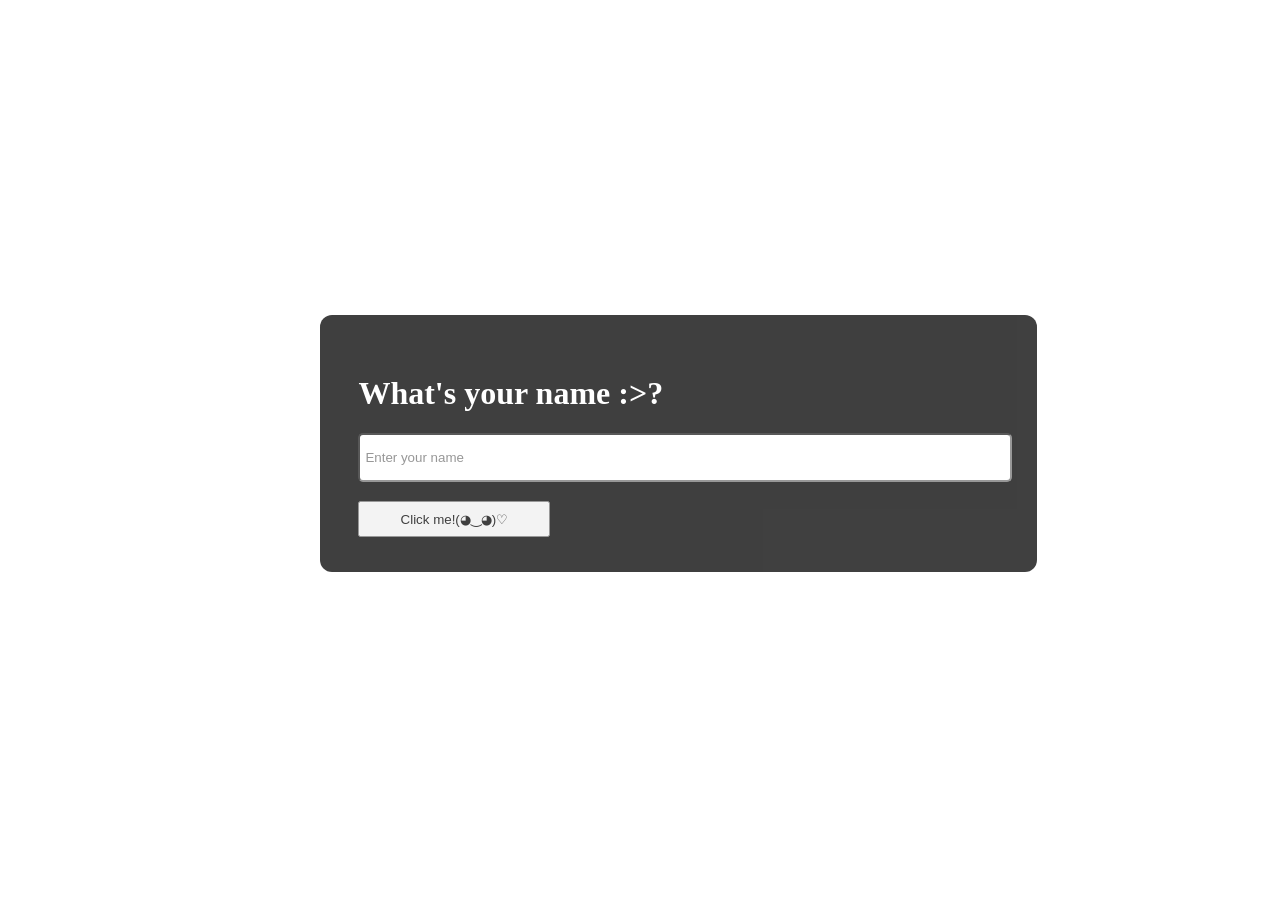
<file: index.html>
<!DOCTYPE html>
<html lang="en">

<head>
    <meta charset="UTF-8">
    <meta http-equiv="X-UA-Compatible" content="IE=edge">
    <meta name="viewport" content="width=device-width, initial-scale=1.0">
    <title>Document</title>

    <style type='text/css'>
        .bg-normal {
            background:
                url('https://demoda.vn/wp-content/uploads/2022/02/anh-dong-tinh-yeu-sieu-cute.gif');
        }

        .bg-heart {
            background:
                url('https://demoda.vn/wp-content/uploads/2022/02/gif-tinh-yeu.gif');
        }

        .container {
            width: 50%;
            height: 20%;
            position: absolute;
            top: 35%;
            left: 25%;
            background-color: #000;
            opacity: 0.75;
            border-radius: 12px;
            color: #fff;
            padding: 3%;
        }

        input {
            width: 100%;
            height: 35px;
            padding: 5px;
            border-radius: 5px;
        }

        button {
            margin-top: 3%;
            width: 30%;
            height: 20%;
        }
    </style>
</head>

<body class="bg-normal">
    <div class="container">
        <h1>What's your name :>?</h1>
        <input type="text" id="name" placeholder="Enter your name" />
        <button onclick="button_click()">Click me!(◕‿◕)♡</button>
    </div>

    <script type="text/javascript">
        <!-- Code JavaScript -->
        function button_click() {
        let name = document.querySelector('#name').value;
        let result = confirm("I love " + name + ". Do you love me?");
        while(result !== true) {
        result = confirm("I love " + name + " so much . Do you love me?");
        }
        document.body.className = "bg-heart";
        }
        </script>

</body>

</html>
</file>
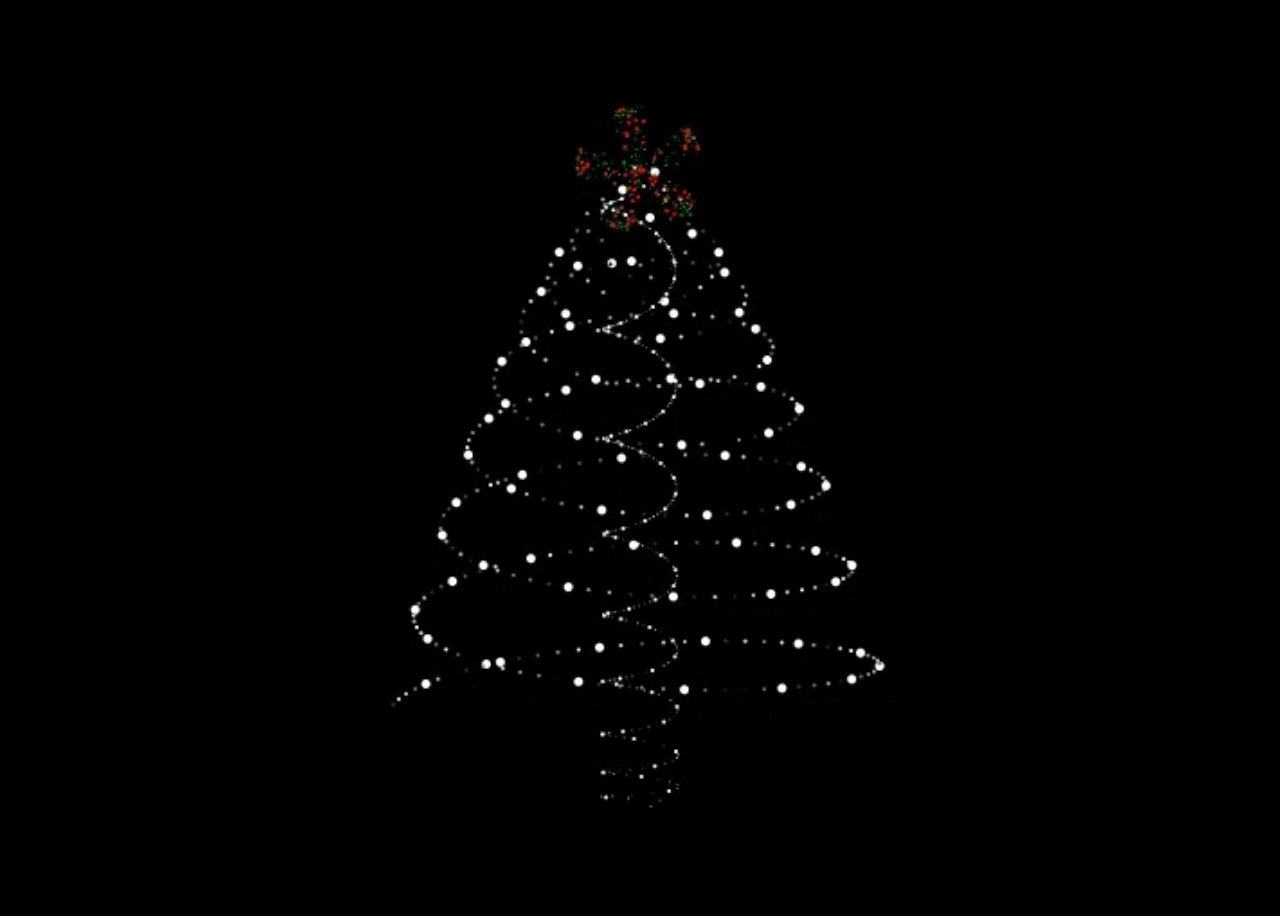
<file: christmat_tree.html>
<!DOCTYPE html>
<html lang="en">

<head>
  <meta charset="UTF-8">
  <meta name="viewport" content="width=device-width, initial-scale=1.0">
  <title>Christmat Tree</title>
  <style>
    .boddy {
      background-color: black;

    }

    .christmas-tree {
      width: 100wh;
      height: 100vh;
    }
  </style>
</head>

<body class="boddy">
  <div style="display: grid;
              place-content: center;">
    <img class="christmas-tree" src="pic/christmas-tree2.webp" alt="">
  </div>
</body>

</html>
</file>
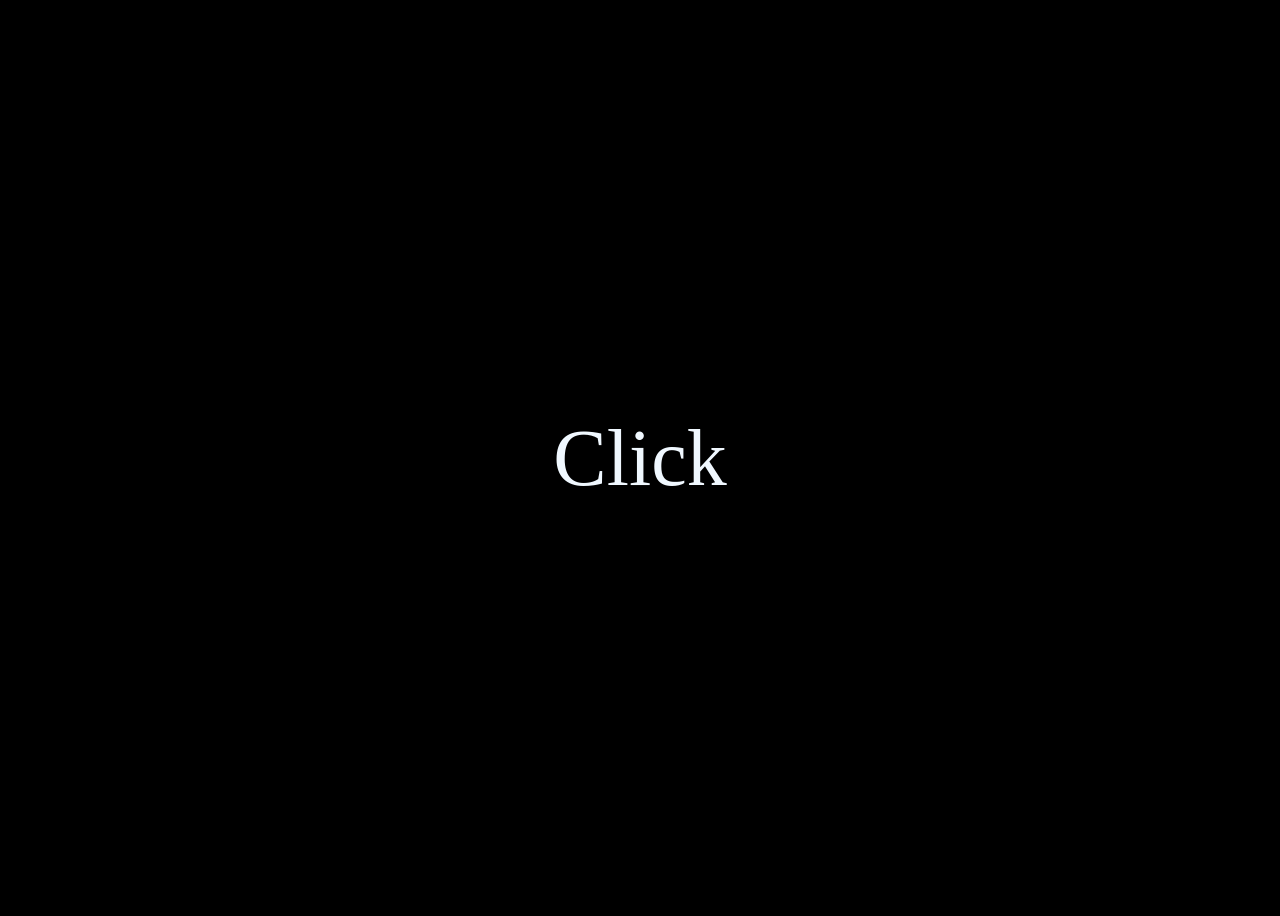
<file: coss_coin.html>
<!DOCTYPE html>
<html lang="en">

<head>
  <meta charset="UTF-8">
  <meta name="viewport" content="width=device-width, initial-scale=1.0">
  <title>Coss coin</title>
  <style>
    body {
      height: 100vh;
      background-color: rgb(0, 0, 0);
      display: grid;
      place-content: center;
      color: aliceblue;
      font-size: 500%;
    }

    .buttinCoss {
      margin-top: 0;
    }
  </style>
</head>

<body onclick="cossCoin();">
  <!--div><button class="buttonCoss" onclick="cossCoin();">Coss</button></div>-->
  <div class="randomFace">Click</div>
  <script>
    function cossCoin() {
      let face = Math.random();
      if (face < 1 / 2) {
        document.querySelector('.randomFace').innerHTML = `<video width= "250vw" height= "450vh" autoplay><source src="Icon/head.mp4" type="video/mp4"></video>`;
      }
      else {
        document.querySelector('.randomFace').innerHTML = `<video width= "250vw" height= "450vh" autoplay><source src="Icon/tail.mp4" type="video/mp4"></video>`;
      }
    }
  </script>
</body>

</html>
</file>
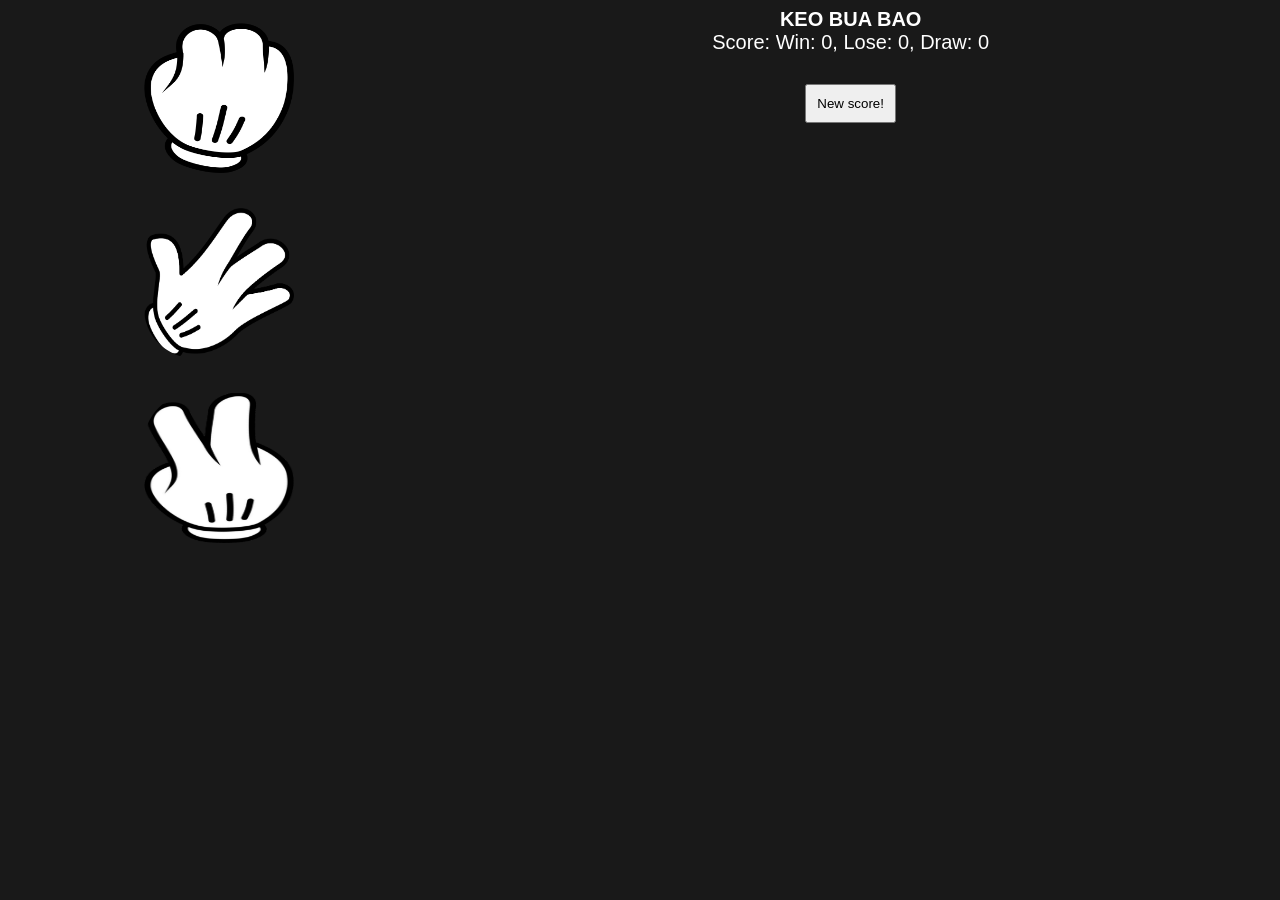
<file: keo_bua_bao.html>
<!DOCTYPE html>
<html lang="en">

<head>
  <meta charset="UTF-8">
  <meta name="viewport" content="width=device-width, initial-scale=1.0">
  <title>Keo Bua Bao</title>
  <style>
    body {
      background-color: rgb(25, 25, 25);
      color: white;
      font-family: Arial;
      font-size: 20px;
    }

    .bodyFull {
      display: grid;
      grid-template-columns: 1fr 2fr;
    }

    .rockLeafScis {
      display: flex;
      flex-direction: column;
      place-items: center;
    }

    .setting {
      transition: all 0.3s;
      display: inline-block;
      margin: 15px;
      height: 150px;
      width: 150px;
      border: 10px;
      border-radius: 50px;
      border-color: antiquewhite;
    }

    .setting:hover {
      height: 180px;
      width: 180px;
      background-color: aquamarine;
      cursor: pointer;
    }

    .setting:active {
      height: 160px;
      width: 160px;
      background-color: rgb(43, 78, 66);
    }

    .mainSet {
      display: flex;
      flex-direction: column;
      place-items: center;
    }

    .mainTittle {
      font-size: 100%;
      font-weight: bold;
    }

    .newScoreButton {
      margin: 30px;
      padding: 10px;
      cursor: pointer;
    }

    .displayMain {
      font-size: 100%;
    }

    .setting4 {
      height: 50px;
      width: 50px;
    }
  </style>
</head>

<body>
  <div class="bodyFull">
    <div class="rockLeafScis">
      <!--Rock = 0 | Leaf = 1 | Scis = 2-->
      <div><img class="setting setting1" src="Icon/rock.png" onclick="check(0, 'rock')"></div>
      <div><img class="setting setting2" src="Icon/leaf.png" onclick="check(1, 'leaf')"></div>
      <div><img class="setting setting3" src="Icon/scis.png" onclick="check(2, 'scis')"></div>
    </div>
    <div class="mainSet">
      <div class="mainTittle">KEO BUA BAO</div>
      <div class="score">Score: 0</div>
      <div><button class="newScoreButton" onclick="
        score.win =  0;
        score.lose = 0;
        score.draw = 0;
        checkScore();
        localStorage.removeItem('score');
      ">New score!</button></div>
      <div class="displayMain"></div>
      <div class="title2"></div>
    </div>
  </div>
  <script>
    let score = JSON.parse(localStorage.getItem('score'));
    if (score === null) {
      score = {
        win: 0,
        lose: 0,
        draw: 0,
      };
    }
    checkScore();
    function check(myChoose, iconMyChoose) {
      checkScore();
      let comChoose = Math.random();
      let iconComChoose = '';
      if (comChoose < 1 / 3) {
        comChoose = 1;
        iconComChoose = 'leaf';
      }
      else if (comChoose < 2 / 3) {
        comChoose = 2;
        iconComChoose = 'scis';
      }
      else {
        comChoose = 0;
        iconComChoose = 'rock';
      }
      if (myChoose - comChoose === 1 || comChoose - myChoose === 2) {
        document.querySelector('.displayMain').innerHTML = `You Win!`;
        score.win += 1;
      }
      else if (comChoose - myChoose === 1 || myChoose - comChoose === 2) {
        document.querySelector('.displayMain').innerHTML = `You Lose!`;
        score.lose += 1;
      }
      else {
        document.querySelector('.displayMain').innerHTML = `Draw!`;
        score.draw += 1;
      }
      checkScore();
      document.querySelector('.title2').innerHTML =
        `You choose <img src="Icon/${iconMyChoose}.png" class="setting4"> | <img src="Icon/${iconComChoose}.png" class="setting4"> Computer choose`;
    }
    localStorage.setItem('score', JSON.stringify(score));
    function checkScore() {
      document.querySelector('.score').innerHTML = `Score: Win: ${score.win}, Lose: ${score.lose}, Draw: ${score.draw}`;
    }
  </script>
</body>

</html>
</file>
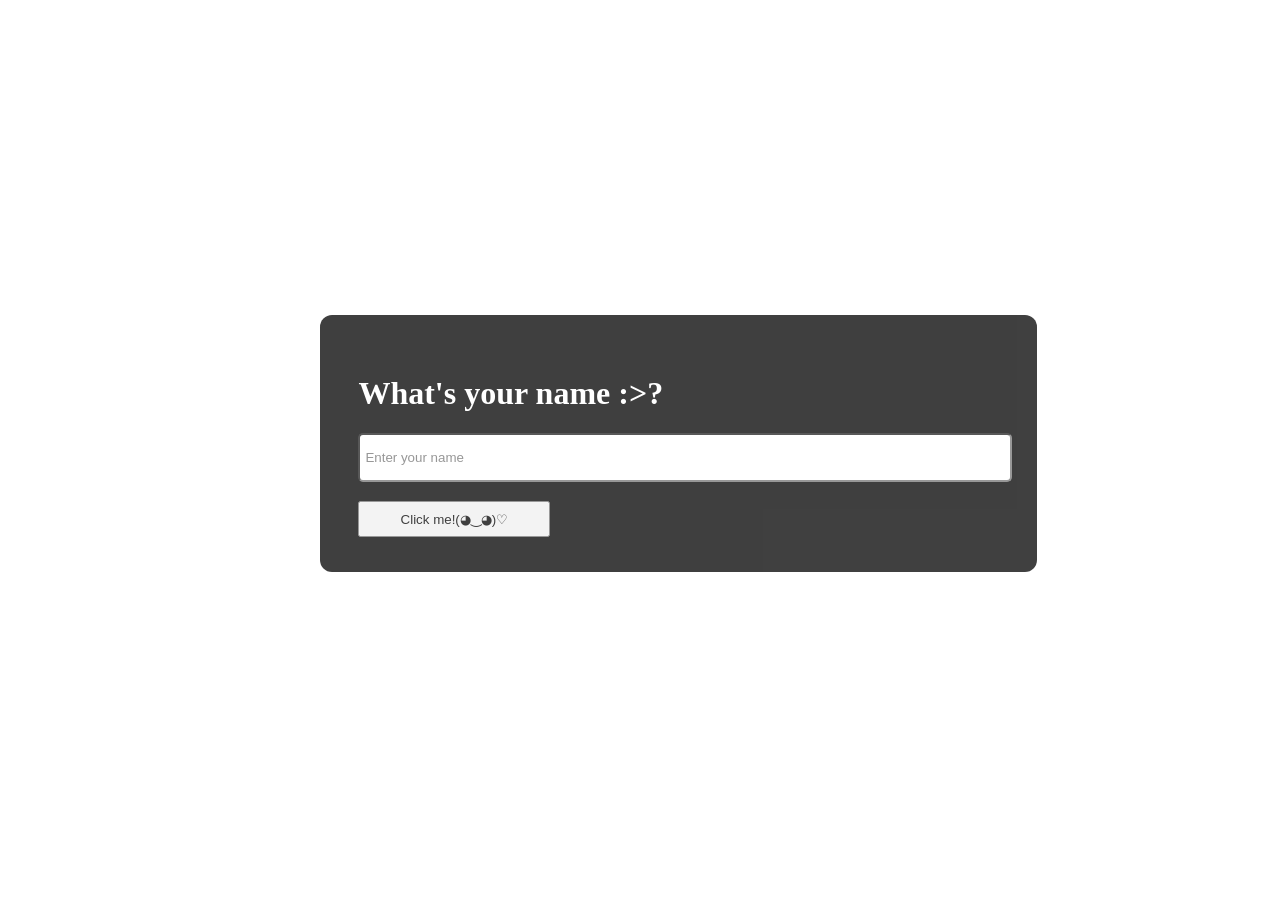
<file: love.html>
<!DOCTYPE html>
<html lang="en">

<head>
    <meta charset="UTF-8">
    <meta http-equiv="X-UA-Compatible" content="IE=edge">
    <meta name="viewport" content="width=device-width, initial-scale=1.0">
    <title>LoveYou3000</title>

    <style type='text/css'>
        .bg-normal {
            background:
                url('https://demoda.vn/wp-content/uploads/2022/02/anh-dong-tinh-yeu-sieu-cute.gif');
            object-fit: cover;
            width: 100wh;
            height: 100vh;
            
        }

        .bg-heart {
            background:
                url('https://demoda.vn/wp-content/uploads/2022/02/gif-tinh-yeu.gif');
            object-fit: cover;
            width: 100wh;
            height: 100vh;
        }

        .container {
            width: 50%;
            height: 20%;
            position: absolute;
            top: 35%;
            left: 25%;
            background-color: #000;
            opacity: 0.75;
            border-radius: 12px;
            color: #fff;
            padding: 3%;
        }

        input {
            width: 100%;
            height: 35px;
            padding: 5px;
            border-radius: 5px;
        }

        button {
            margin-top: 3%;
            width: 30%;
            height: 20%;
        }
    </style>
</head>

<body class="bg-normal">
    <div class="container">
        <h1>What's your name :>?</h1>
        <input type="text" id="name" placeholder="Enter your name" />
        <button onclick="button_click()">Click me!(◕‿◕)♡</button>
    </div>

    <script type="text/javascript">
        <!-- Code JavaScript -->
        function button_click() {
        let name = document.querySelector('#name').value;
        let result = confirm("I love " + name + ". Do you love me?");
        while(result !== true) {
        result = confirm("I love " + name + " so much . Do you love me?");
        }
        document.body.className = "bg-heart";
        }
        </script>

</body>

</html>
</file>
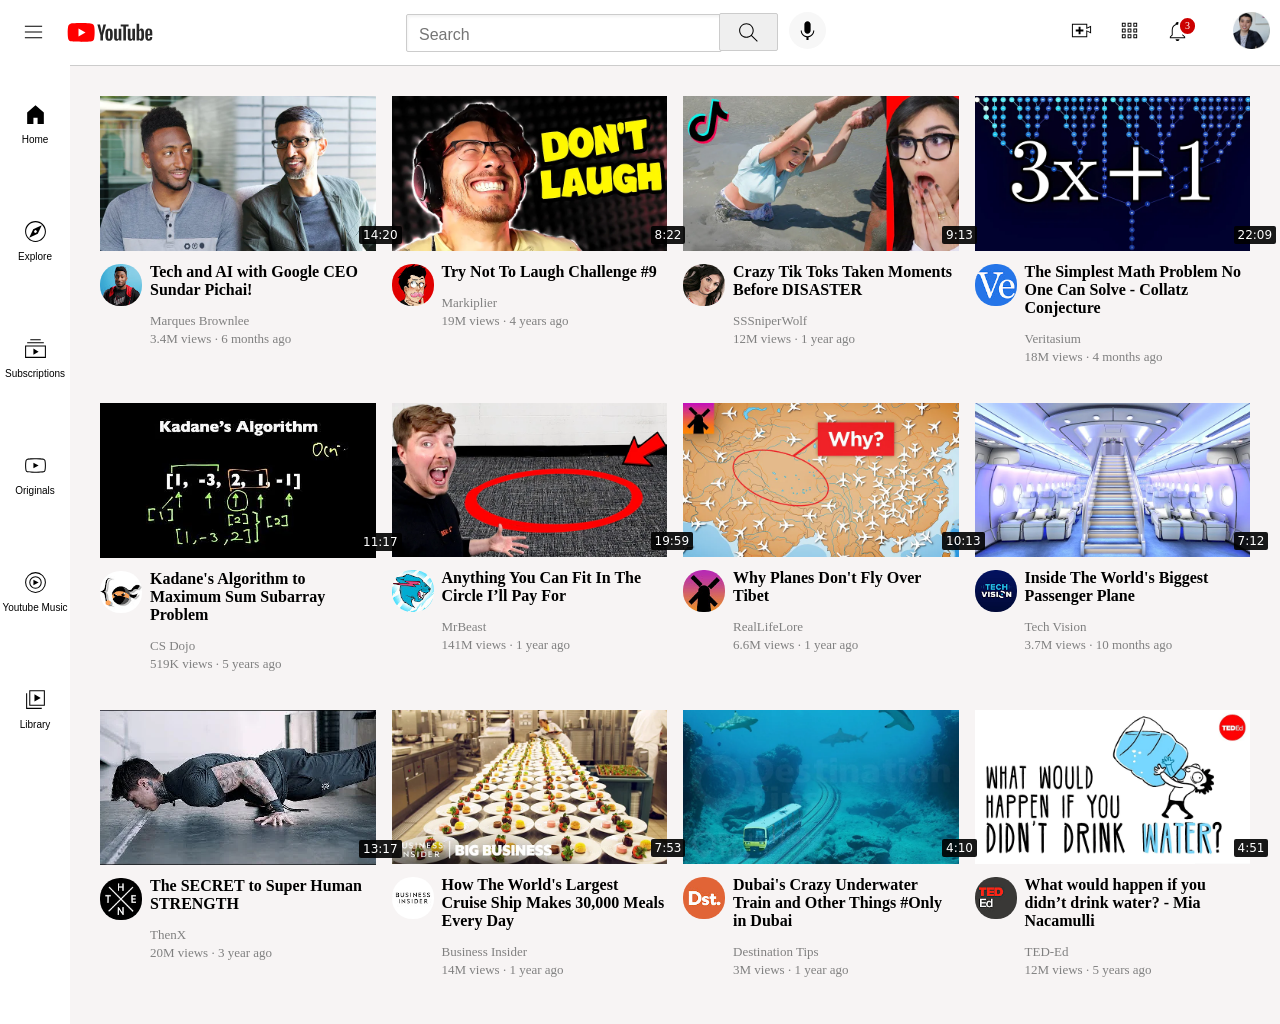
<file: metube.html>
<!DOCTYPE html>
<html lang="en">

<head>
  <meta charset="UTF-8">
  <meta name="viewport" content="width=device-width, initial-scale=1.0">
  <title>Metube</title>
  <link rel="icon" type="image/x-icon" href="Icon/originals.svg">
  <link rel="stylesheet" href="style/head.css">
  <link rel="stylesheet" href="style/video.css">
</head>

<body>
  <div class="head">
    <div class="left-head">
      <img class="hamburgermenu" src="Icon/HamburgerMenu.svg">
      <img class="youtubelogo" src="Icon/YouTube-Logo.wine.svg">
    </div>
    <div class="mid-head">
      <input class="search1" type="text" placeholder="Search"><br>
      <div class="up-icon">
        <img class="search-icon" src="Icon/search.svg">
        <div class="hide-text">Search</div>
      </div>
      <div class="up-icon">
        <img class="voice-icon" src="Icon/voice-search-icon.svg">
        <div class="hide-text">Search with your voice</div>
      </div>
    </div>
    <div class="right-head">
      <div class="up-icon">
        <img class="upload" src="Icon/upload.svg" alt="">
        <div class="hide-text">Crete</div>
      </div>
      <div class="up-icon">
        <img class="apps" src="Icon/youtube-apps.svg" alt="">
        <div class="hide-text">YouTube Apps</div>
      </div>
      <div style="display: flex;" class="up-icon">
        <img class="notis" src="Icon/notifications.svg">
        <div class="hide-text">Notifications</div>
        <div class="the3">3</div>
      </div>
      <div>
        <img class="my-channel" src="Icon/my-channel.jpeg" alt="">
      </div>
    </div>
  </div>
  <div class="hall">
    <div class="high">
      <div class="icon-home">
        <img class="home" src="Icon/home.svg" alt="">
        <span class="homett">Home</span>
      </div>
      <div class="icon-home">
        <img class="home" src="Icon/explore.svg" alt="">
        <span class="homett">Explore</span>
      </div>
      <div class="icon-home">
        <img class="home" src="Icon/subscriptions.svg" alt="">
        <span class="homett">Subscriptions</span>
      </div>
      <div class="icon-home">
        <img class="home" src="Icon/originals.svg" alt="">
        <span class="homett">Originals</span>
      </div>
      <div class="icon-home">
        <img class="home" src="Icon/youtube-music.svg" alt="">
        <span class="homett">Youtube Music</span>
      </div>
      <div class="icon-home">
        <img class="home" src="Icon/library.svg" alt="">
        <span class="homett">Library</span>
      </div>
    </div>
    <div class="video-grid">
      <div class="video1">
        <div>
          <a href="https://www.youtube.com/watch?v=n2RNcPRtAiY">
            <img class="thumbnail" src="thumbnail/thumbnail-1.webp" style="position: relative;">
          </a>
          <div class="video-time">14:20</div>
        </div>
        <div class="khung">
          <div>
            <a href="https://www.youtube.com/c/mkbhd">
              <img class="lg1" src="logo/channel-1.jpg">
            </a>
          </div>
          <div class="title1">
            <p>
              <a style="text-decoration: none;
                        color: black;" href=" https://www.youtube.com/watch?v=n2RNcPRtAiY"><strong><span style="display: block;
                          margin-bottom: -6px;">Tech and AI
                    with Google CEO Sundar Pichai!</span></strong><br>
                <span style="font-size: 13px;
                            color: gray;">Marques Brownlee</span><br></a>
              <span style="font-size: 13px;
              color: gray;">3.4M views · 6 months ago</span>
            </p>
          </div>
        </div>
      </div>
      <div class="video2">
        <div>
          <a href="https://www.youtube.com/watch?v=mP0RAo9SKZk">
            <img class="thumbnail" src="thumbnail/thumbnail-2.webp">
          </a>
          <div class="video-time">8:22</div>
        </div>
        <div class="khung">
          <div>
            <a href="https://www.youtube.com/c/markiplier">
              <img class="lg1" src="logo/channel-2.jpg">
            </a>
          </div>
          <div class="title1">
            <p>
              <a style="text-decoration: none;
              color: black;" href=" https://www.youtube.com/watch?v=n2RNcPRtAiY"><strong><span style="display: block;
                          margin-bottom: -6px;">Try Not To Laugh
                    Challenge #9</span></strong><br>
                <span style="font-size: 13px;
                color: gray;">Markiplier</span><br></a>
              <span style="font-size: 13px;
              color: gray;">19M views · 4 years ago</span>
            </p>
          </div>
        </div>
      </div>
      <div class="video3">
        <div>
          <a href="https://www.youtube.com/watch?v=FgjPQQeTh1w">
            <img class="thumbnail" src="thumbnail/thumbnail-3.webp">
          </a>
          <div class="video-time">9:13</div>
        </div>
        <div class="khung">
          <div>
            <a href="https://www.youtube.com/user/SSSniperWolf">
              <img class="lg1" src="logo/channel-3.jpg">
            </a>
          </div>
          <div class="title1">
            <p>
              <a style="text-decoration: none;
              color: black;" href="https://www.youtube.com/watch?v=FgjPQQeTh1w"><strong><span style="display: block;
                          margin-bottom: -6px;">Crazy Tik Toks Taken
                    Moments Before
                    DISASTER</span></strong><br>
                <span style="font-size: 13px;
                color: gray;">SSSniperWolf</span><br></a>
              <span style="font-size: 13px;
              color: gray;">12M views · 1 year ago</span>
            </p>
          </div>
        </div>
      </div>
      <div class="video4">
        <div>
          <a href="https://www.youtube.com/watch?v=094y1Z2wpJg">
            <img class="thumbnail" src="thumbnail/thumbnail-4.webp">
          </a>
          <div class="video-time">22:09</div>
        </div>
        <div class="khung">
          <div>
            <a href="https://www.youtube.com/c/veritasium">
              <img class="lg1" src="logo/channel-4.jpg">
            </a>
          </div>
          <div class="title1">
            <p>
              <a style="text-decoration: none;
              color: black;" href="https://www.youtube.com/watch?v=094y1Z2wpJg"><strong><span style="display: block;
                          margin-bottom: -6px;">The Simplest Math Problem
                    No One Can Solve - Collatz
                    Conjecture</span></strong><br>
                <span style="font-size: 13px;
                color: gray;">Veritasium</span><br></a>
              <span style="font-size: 13px;
              color: gray;">18M views · 4 months ago</span>
            </p>
          </div>
        </div>
      </div>
      <div class="video5">
        <div>
          <a href="https://www.youtube.com/watch?v=86CQq3pKSUw">
            <img class="thumbnail" src="thumbnail/thumbnail-5.webp">
          </a>
          <div class="video-time">11:17</div>
        </div>
        <div class="khung">
          <div>
            <a href="https://www.youtube.com/c/CSDojo">
              <img class="lg1" src="logo/channel-5.jpg">
            </a>
          </div>
          <div class="title1">
            <p>
              <a style="text-decoration: none;
              color: black;" href="https://www.youtube.com/watch?v=86CQq3pKSUw"><strong><span style="display: block;
                          margin-bottom: -6px;">Kadane's Algorithm to
                    Maximum Sum Subarray Problem</span></strong><br>
                <span style="font-size: 13px;
                color: gray;">CS Dojo</span><br></a>
              <span style="font-size: 13px;
              color: gray;">519K views · 5 years ago</span>
            </p>
          </div>
        </div>
      </div>
      <div class="video6">
        <div>
          <a href="https://www.youtube.com/watch?v=yXWw0_UfSFg">
            <img class="thumbnail" src="thumbnail/thumbnail-6.webp">
          </a>
          <div class="video-time">19:59</div>
        </div>
        <div class="khung">
          <div>
            <a href="https://www.youtube.com/channel/UCX6OQ3DkcsbYNE6H8uQQuVA">
              <img class="lg1" src="logo/channel-6.jpg">
            </a>
          </div>
          <div class="title1">
            <p>
              <a style="text-decoration: none;
              color: black;" href="https://www.youtube.com/watch?v=yXWw0_UfSFg"><strong><span style="display: block;
                          margin-bottom: -6px;">Anything You Can Fit In
                    The Circle I’ll Pay For</span></strong><br>
                <span style="font-size: 13px;
                color: gray;">MrBeast</span><br></a>
              <span style="font-size: 13px;
              color: gray;">141M views · 1 year ago</span>
            </p>
          </div>
        </div>
      </div>
      <div class="video7">
        <div>
          <a href="https://www.youtube.com/watch?v=fNVa1qMbF9Y">
            <img class="thumbnail" src="thumbnail/thumbnail-7.webp">
          </a>
          <div class="video-time">10:13</div>
        </div>
        <div class="khung">
          <div>
            <a href="https://www.youtube.com/channel/UCP5tjEmvPItGyLhmjdwP7Ww">
              <img class="lg1" src="logo/channel-7.jpg">
            </a>
          </div>
          <div class="title1">
            <p>
              <a style="text-decoration: none;
              color: black;" href="https://www.youtube.com/watch?v=fNVa1qMbF9Y"><strong><span style="display: block;
                          margin-bottom: -6px;">Why Planes Don't Fly Over
                    Tibet</span></strong><br>
                <span style="font-size: 13px;
                color: gray;">RealLifeLore</span><br></a>
              <span style="font-size: 13px;
              color: gray;">6.6M views · 1 year ago</span>
            </p>
          </div>
        </div>
      </div>
      <div class="video8">
        <div>
          <a href="https://www.youtube.com/watch?v=lFm4EM1juls">
            <img class="thumbnail" src="thumbnail/thumbnail-8.webp">
          </a>
          <div class="video-time">7:12</div>
        </div>
        <div class="khung">
          <div>
            <a href="https://www.youtube.com/channel/UCHAK6CyegY22Zj2GWrcaIxg">
              <img class="lg1" src="logo/channel-8.jpg">
            </a>
          </div>
          <div class="title1">
            <p>
              <a style="text-decoration: none;
              color: black;" href="https://www.youtube.com/watch?v=lFm4EM1juls"><strong><span style="display: block;
                          margin-bottom: -6px;">Inside The World's
                    Biggest Passenger Plane</span></strong><br>
                <span style="font-size: 13px;
                color: gray;">Tech Vision</span><br></a>
              <span style="font-size: 13px;
              color: gray;">3.7M views · 10 months ago</span>
            </p>
          </div>
        </div>
      </div>
      <div class="video9">
        <div>
          <a href="https://www.youtube.com/watch?v=ixmxOlcrlUc">
            <img class="thumbnail" src="thumbnail/thumbnail-9.webp">
          </a>
          <div class="video-time">13:17</div>
        </div>
        <div class="khung">
          <div>
            <a href="https://www.youtube.com/c/OFFICIALTHENXSTUDIOS">
              <img class="lg1" src="logo/channel-9.jpg">
            </a>
          </div>
          <div class="title1">
            <p>
              <a style="text-decoration: none;
              color: black;" href="https://www.youtube.com/watch?v=ixmxOlcrlUc"><strong><span style="display: block;
                          margin-bottom: -6px;">The SECRET to Super Human
                    STRENGTH</span></strong><br>
                <span style="font-size: 13px;
                color: gray;">ThenX</span><br></a>
              <span style="font-size: 13px;
              color: gray;">20M views · 3 year ago</span>
            </p>
          </div>
        </div>
      </div>
      <div class="video10">
        <div>
          <a href="https://www.youtube.com/watch?v=R2vXbFp5C9o">
            <img class="thumbnail" src="thumbnail/thumbnail-10.webp">
          </a>
          <div class="video-time">7:53</div>
        </div>
        <div class="khung">
          <div>
            <a href="https://www.youtube.com/user/businessinsider">
              <img class="lg1" src="logo/channel-10.jpg">
            </a>
          </div>
          <div class="title1">
            <p>
              <a style="text-decoration: none;
              color: black;" href="https://www.youtube.com/watch?v=R2vXbFp5C9o"><strong><span style="display: block;
                          margin-bottom: -6px;">How The World's Largest
                    Cruise Ship Makes 30,000 Meals Every
                    Day</span></strong><br>
                <span style="font-size: 13px;
                color: gray;">Business Insider</span><br></a>
              <span style="font-size: 13px;
              color: gray;">14M views · 1 year ago</span>
            </p>
          </div>
        </div>
      </div>
      <div class="video11">
        <div>
          <a href="https://www.youtube.com/watch?v=0nZuYyXET3s">
            <img class="thumbnail" src="thumbnail/thumbnail-11.webp">
          </a>
          <div class="video-time">4:10</div>
        </div>
        <div class="khung">
          <div class="logo1">
            <a href="https://www.youtube.com/c/Destinationtips">
              <img class="lg1" src="logo/channel-11.jpg">
            </a>
          </div>
          <div class="title1">
            <p>
              <a style="text-decoration: none;
              color: black;" href="https://www.youtube.com/watch?v=0nZuYyXET3s"><strong>
                  <span style="display: block;
                  margin-bottom: -6px;">Dubai's Crazy Underwater Train and Other Things #Only in
                    Dubai</span>
                </strong><br>
                <span style="font-size: 13px;
              color: gray;">Destination Tips</span><br></a>
              <span style="font-size: 13px;
              color: gray;">3M views · 1 year ago</span>
            </p>
          </div>
        </div>
      </div>
      <div class="video12">
        <div>
          <a href="https://www.youtube.com/watch?v=9iMGFqMmUFs">
            <img class="thumbnail" src="thumbnail/thumbnail-12.webp">
          </a>
          <div class="video-time">4:51</div>
        </div>
        <div class="khung">
          <div class="logo1">
            <a href="https://www.youtube.com/teded">
              <img class="lg1" src="logo/channel-12.jpg">
            </a>
          </div>
          <div class="title1">
            <p>
              <a style="text-decoration: none;
              color: black;" href="https://www.youtube.com/watch?v=9iMGFqMmUFs"><strong><span style="display: block;
                          margin-bottom: -6px;">What would happen if you
                    didn’t drink water? - Mia
                    Nacamulli</span></strong><br>
                <span style="font-size: 13px;
                color: gray;">TED-Ed</span><br></a>
              <span style="font-size: 13px;
              color: gray;">12M views · 5 years ago</span>
            </p>
          </div>
        </div>
      </div>
    </div>
  </div>
</body>

</html>
</file>
<file: style/head.css>
body {
  margin: 0;
}

.hall {
  margin-top: 65px;
  display: flex;
  flex-direction: row;
}

.high {
  background-color: white;
  position: fixed;
  display: flex;
  justify-content: center;
  flex-direction: column;
  align-items: center;
}

.icon-home {
  height: 13vh;
  display: flex;
  flex-direction: column;
  align-items: center;
  justify-content: center;
  width: 70px;
  row-gap: 7px;
}

.home {
  width: 25px;
  height: 25px;
}

.icon-home:hover {
  cursor: pointer;
  background-color: rgb(187, 186, 186);
}

.homett {
  font-family: Arial, Helvetica, sans-serif;
  font-size: 10px;
}

.head {
  background-color: white;
  top: 0;
  left: 0;
  right: 0;
  position: fixed;
  height: 65px;
  display: flex;
  flex-direction: row;
  justify-content: space-between;
  column-gap: 35px;
  margin-bottom: -5px;
  z-index: 1;
}

.left-head {
  align-items: center;
  width: 162px;
  display: flex;
}

.hamburgermenu {
  height: 23px;
  width: 23px;
  margin-left: 22px;
  vertical-align: top;
}

.hamburgermenu:hover {
  cursor: pointer;
}

.youtubelogo {
  margin-left: 10px;
  width: 110px;
  vertical-align: top;
}

.youtubelogo:hover {
  cursor: pointer;
}

.mid-head {
  align-items: center;
  flex: 1;
  display: flex;
  justify-content: center;
}

.search-icon:hover {
  cursor: pointer;
}

.search-icon {
  background-color: #efefef;
  border-radius: 2px;
  border: 1px solid #cccccc;
  width: 25px;
  height: 25px;
  padding: 6px 16px 5px 16px;
  align-items: center;
  margin-left: -3px;
  margin-top: 3px;
}

.search1 {
  height: 34px;
  flex: 1;
  width: 0;
  max-width: 300px;
  font-size: 22px;
  padding-left: 12px;
  border-radius: 2px;
  border: 1px solid #cccccc;
  box-shadow: inset 1px 2px 3px rgba(0, 0, 0, 0.05);
}

.search1::placeholder {
  font-family: Roboto, Arial;
  font-size: 16px;
}

.voice-icon {
  border-radius: 20px;
  padding: 6px;
  background-color: #f7f7f7;
  margin-left: 11px;
  width: 25px;
  height: 25px;
}

.voice-icon:hover {
  cursor: pointer;
}

.right-head {
  display: flex;
  align-items: center;
  width: 210px;
}

.upload {
  margin-right: 25px;
  width: 23px;
  height: 23px;
}

.upload:hover {
  cursor: pointer;
}

.apps {
  margin-right: 25px;
  width: 23px;
  height: 23px;
}

.apps:hover {
  cursor: pointer;
}

.notis {
  margin-top: -3px;
  margin-right: 25px;
  width: 23px;
  height: 23px;
}

.the3 {
  background-color: #cc0000;
  border-radius: 80px;
  position: relative;
  top: -7px;
  right: 36px;
  color: white;
  border: 2px solid white;
  display: flex;
  justify-content: center;
  align-items: center;
  font-size: 10px;
  padding: 0 5px;
  pointer-events: none;
}

.up-icon {
  position: relative;
}

.hide-text {
  background-color: rgba(96, 96, 96, 0.9);
  color: white;
  font-size: 12px;
  padding: 8px;
  border-radius: 2px;
  position: absolute;
  bottom: -50px;
  opacity: 0;
  transition: opacity 0.15s;
  pointer-events: none;
  white-space: nowrap;
}

.up-icon:hover .hide-text {
  opacity: 1;
}

.my-channel:hover {
  cursor: pointer;
}

.video-time {
  position: relative;
  display: inline-block;
  bottom: 30px;
  right: -259px;
  color: white;
  background-color: rgba(0, 0, 0, 0.9);
  font-size: 12px;
  padding: 2px 4px;
  border-radius: 2px;
  font-weight: 500;
  font-family: system-ui, -apple-system, BlinkMacSystemFont, 'Segoe UI', Roboto, Oxygen, Ubuntu, Cantarell, 'Open Sans', 'Helvetica Neue', sans-serif;
}

.video-time:hover {
  cursor: auto;
}

.my-channel {
  width: 37px;
  height: 37px;
}
</file>
<file: style/video.css>
.thumbnail {
  width: 100%;
}

.khung {
  margin-top: -27px;
  display: inline-block;
  vertical-align: top;
  display: grid;
  grid-template-columns: 50px 1fr;
}


.lg1 {
  margin-top: 17px;
  border-radius: 20px;
  width: 42px;
}

.lg1:hover {
  cursor: pointer;
}

.video-grid {
  margin-left: 70px;
  background-color: #f7f4f4;
  border-top: 1px solid #cccccc;
  padding: 30px;
  display: grid;
  column-gap: 16px;
  row-gap: 22px;

  @media (min-width: 1125px) {
    grid-template-columns: 1fr 1fr 1fr 1fr;
  }

  @media (min-width: 870px) and (max-width: 1124px) {
    grid-template-columns: 1fr 1fr 1fr;
  }

  grid-template-columns: 1fr 1fr;
}
</file>
